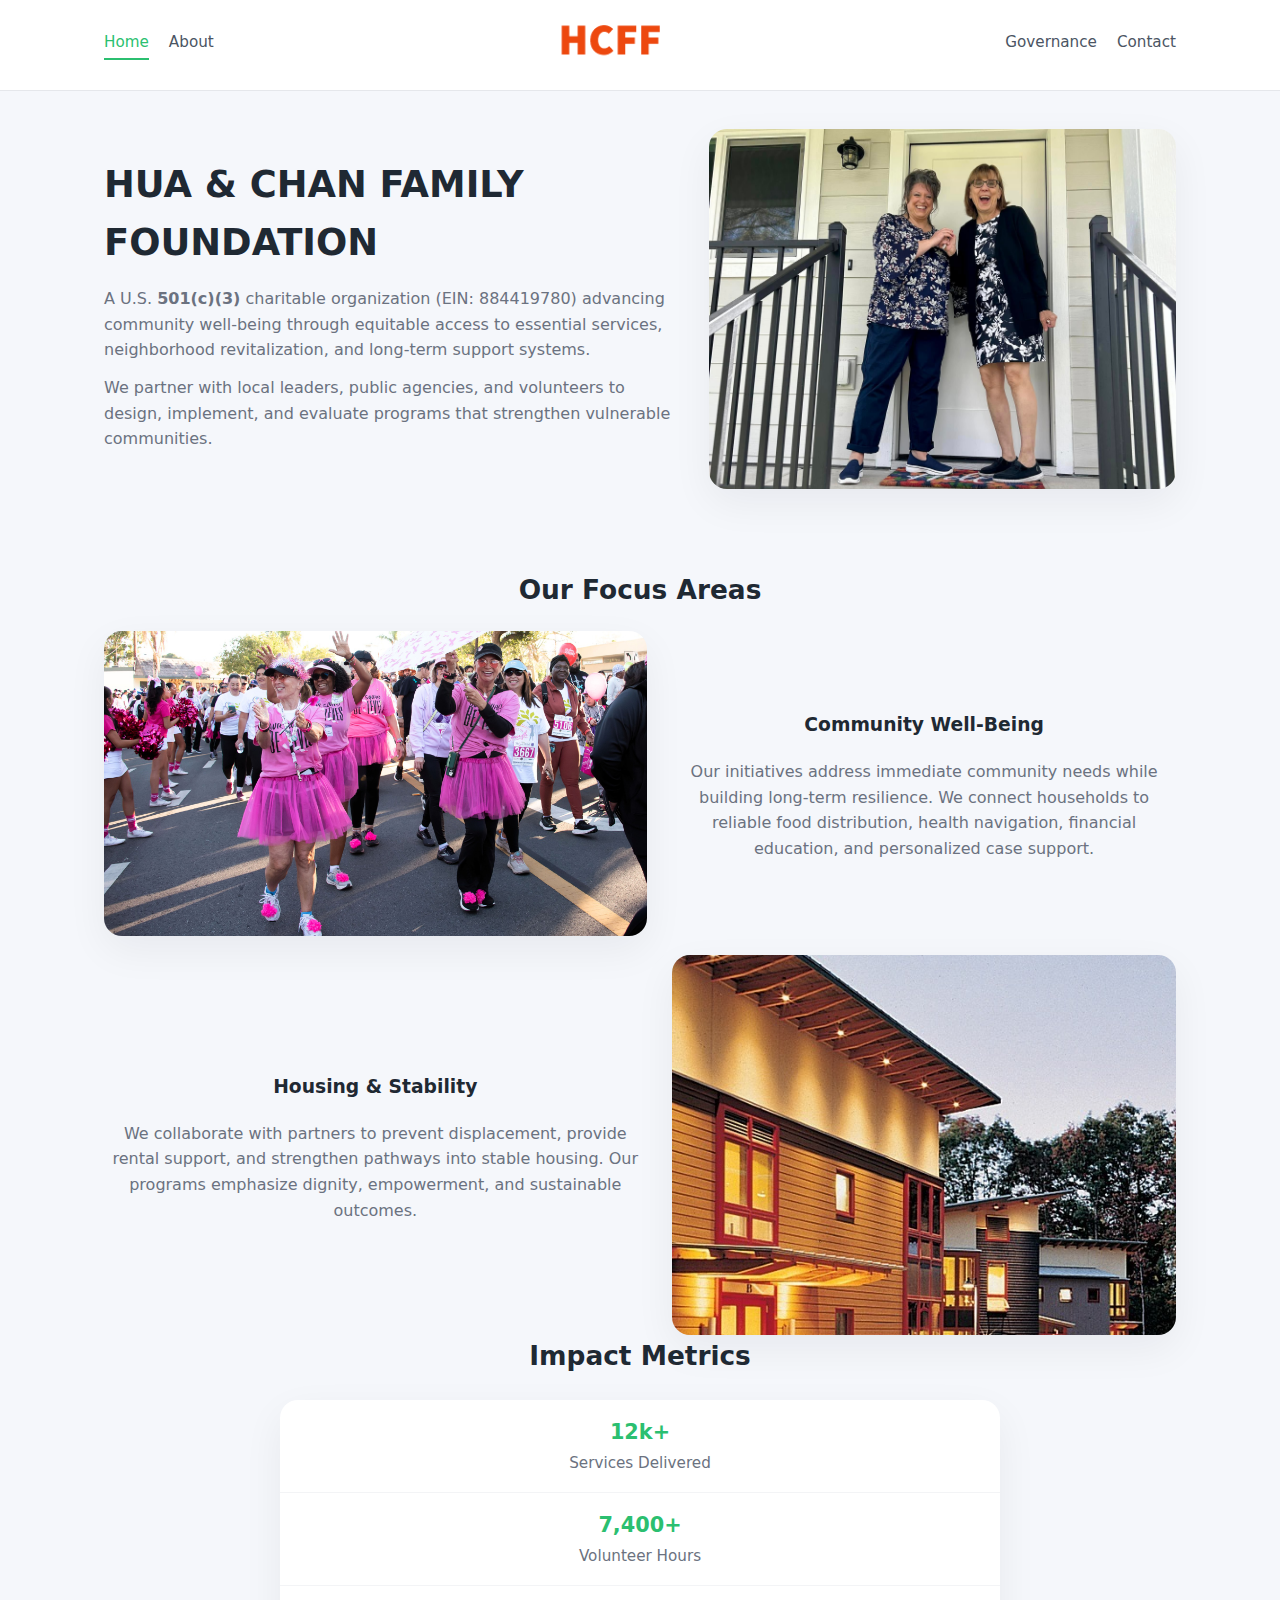
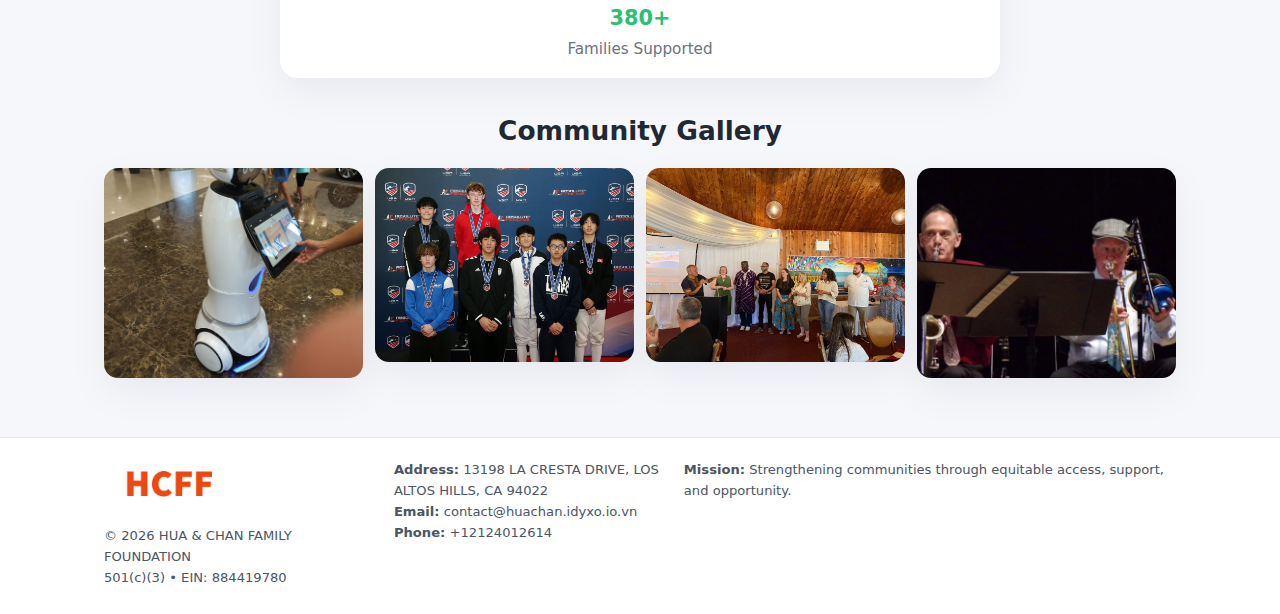
<file: index.html>
<!doctype html>
<html lang="en">
<head>
<meta charset="utf-8"/>
<meta name="viewport" content="width=device-width,initial-scale=1"/>
<title>HUA & CHAN FAMILY FOUNDATION – Nonprofit • 2025</title>
<link rel="stylesheet" href="assets/styles.css"/>
<link rel="icon" href="images/logo.png"/>

<meta name="data-ein" content="884419780">
<meta name="data-name" content="HUA & CHAN FAMILY FOUNDATION">
<meta name="data-email" content="contact@huachan.idyxo.io.vn">
<meta name="data-phone" content="+12124012614">
<meta name="data-address" content="13198 LA CRESTA DRIVE,
LOS ALTOS HILLS, CA 94022">
<meta name="data-map" content="13198+LA+CRESTA+DRIVE,+LOS+ALTOS+HILLS,+CA+94022">
  <meta name="description" content="Dedicated to community services, education, and direct relief, HUA & CHAN FAMILY FOUNDATION collaborates with neighbors and partners to deliver practical help and long-term impact.">
<meta name="facebook-domain-verification" content="itqkvlilzs5zmq8e9vvy06zvc067wj" />
</head>
<body>
<div style="position:absolute;left:-9999px;top:-9999px;opacity:0" data-uniq="{{UNIQUE_BLOB}}">
  <span>Dedicated to community services, education, and direct relief, HUA & CHAN FAMILY FOUNDATION collaborates with neighbors and partners to deliver practical help and long-term impact.</span><svg width="12" height="12" viewBox="0 0 12 12" xmlns="http://www.w3.org/2000/svg"><circle cx="6" cy="6" r="5" fill="#7c3aed"/></svg><img src="images/hero.jpg" width="1" height="1" alt="" loading="lazy"/>
</div>


<header>
  <div class="header-inner">
    <nav>
      <a class="active" href="index.html">Home</a>
      <a href="about.html">About</a>
    </nav>
    <a href="index.html"><img src="images/logo.png" style="width:150px"></a>
    <nav>
      <a href="governance.html">Governance</a>
      <a href="contact.html">Contact</a>
    </nav>
  </div>
</header>

<div class="cd1025f3083">
  <div class="hero-wrap">
    <div>
      <h1>HUA & CHAN FAMILY FOUNDATION</h1>
      <p class="c8de538810a">
        A U.S. <strong>501(c)(3)</strong> charitable organization (EIN: 884419780) advancing
        community well-being through equitable access to essential services,
        neighborhood revitalization, and long-term support systems.
      </p>
      <p>
        We partner with local leaders, public agencies, and volunteers to design,
        implement, and evaluate programs that strengthen vulnerable communities.
      </p>
    </div>
    <img src="images/hero.jpg" alt="Community support">
  </div>
</div>

<section class="section">
  <h2>Our Focus Areas</h2>

  <div class="zig">
    <img src="images/jobs.jpg" alt="">
    <div>
      <h3>Community Well-Being</h3>
      <p>
        Our initiatives address immediate community needs while building long-term resilience.
        We connect households to reliable food distribution, health navigation, financial
        education, and personalized case support.
      </p>
    </div>
  </div>

  <div class="zig">
    <div>
      <h3>Housing & Stability</h3>
      <p>
        We collaborate with partners to prevent displacement, provide rental support,
        and strengthen pathways into stable housing. Our programs emphasize dignity,
        empowerment, and sustainable outcomes.
      </p>
    </div>
    <img src="images/land.jpg" alt="">
  </div>

  <h2>Impact Metrics</h2>
  <div class="metrics">
    <div class="metric"><div class="num">12k+</div>Services Delivered</div>
    <div class="metric"><div class="num">7,400+</div>Volunteer Hours</div>
    <div class="metric"><div class="num">380+</div>Families Supported</div>
  </div>

  <h2 style="margin-top:2rem">Community Gallery</h2>
  <div class="gallery">
    <img src="images/finance.jpg" alt="">
    <img src="images/education.jpg" alt="">
    <img src="images/community.jpg" alt="">
    <img src="images/programs.jpg" alt="">
  </div>
</section>

<footer>
  <div class="footer-inner">
    <div>
      <img src="images/logo.png" style="width:130px;margin-bottom:.5rem">
      <div class="small">© <span id="year"></span> HUA & CHAN FAMILY FOUNDATION</div>
      <div class="small">501(c)(3) • EIN: 884419780</div>
    </div>
    <div><div class="small"><strong>Address:</strong> 13198 LA CRESTA DRIVE,
LOS ALTOS HILLS, CA 94022</div><div class="small"><strong>Email:</strong> contact@huachan.idyxo.io.vn</div><div class="small"><strong>Phone:</strong> +12124012614</div></div>
    <div><div class="small"><strong>Mission:</strong> Strengthening communities through equitable access, support, and opportunity.</div></div>
  </div>
</footer>

<script>
(() => {
  const y=document.getElementById("year");
  if(y) y.textContent=new Date().getFullYear();

  function g(n){let el=document.querySelector(`meta[name="${n}"]`);return el?el.content:"";}
  function h(s){let x=2166136261>>>0;for(let i=0;i<s.length;i++){x^=s.charCodeAt(i);x=(x*16777619)>>>0;}return x>>>0;}

  let id=(g("data-ein")||"x").replace(/\D+/g,"") || g("data-name");
  let k=h(String(id));
  let H=k%360,S=55+(k%20),L=46;
  document.documentElement.style.setProperty("--brand",`hsl(${H} ${S}% ${L}%)`);
})();
</script>
</body>
</html>
</file>
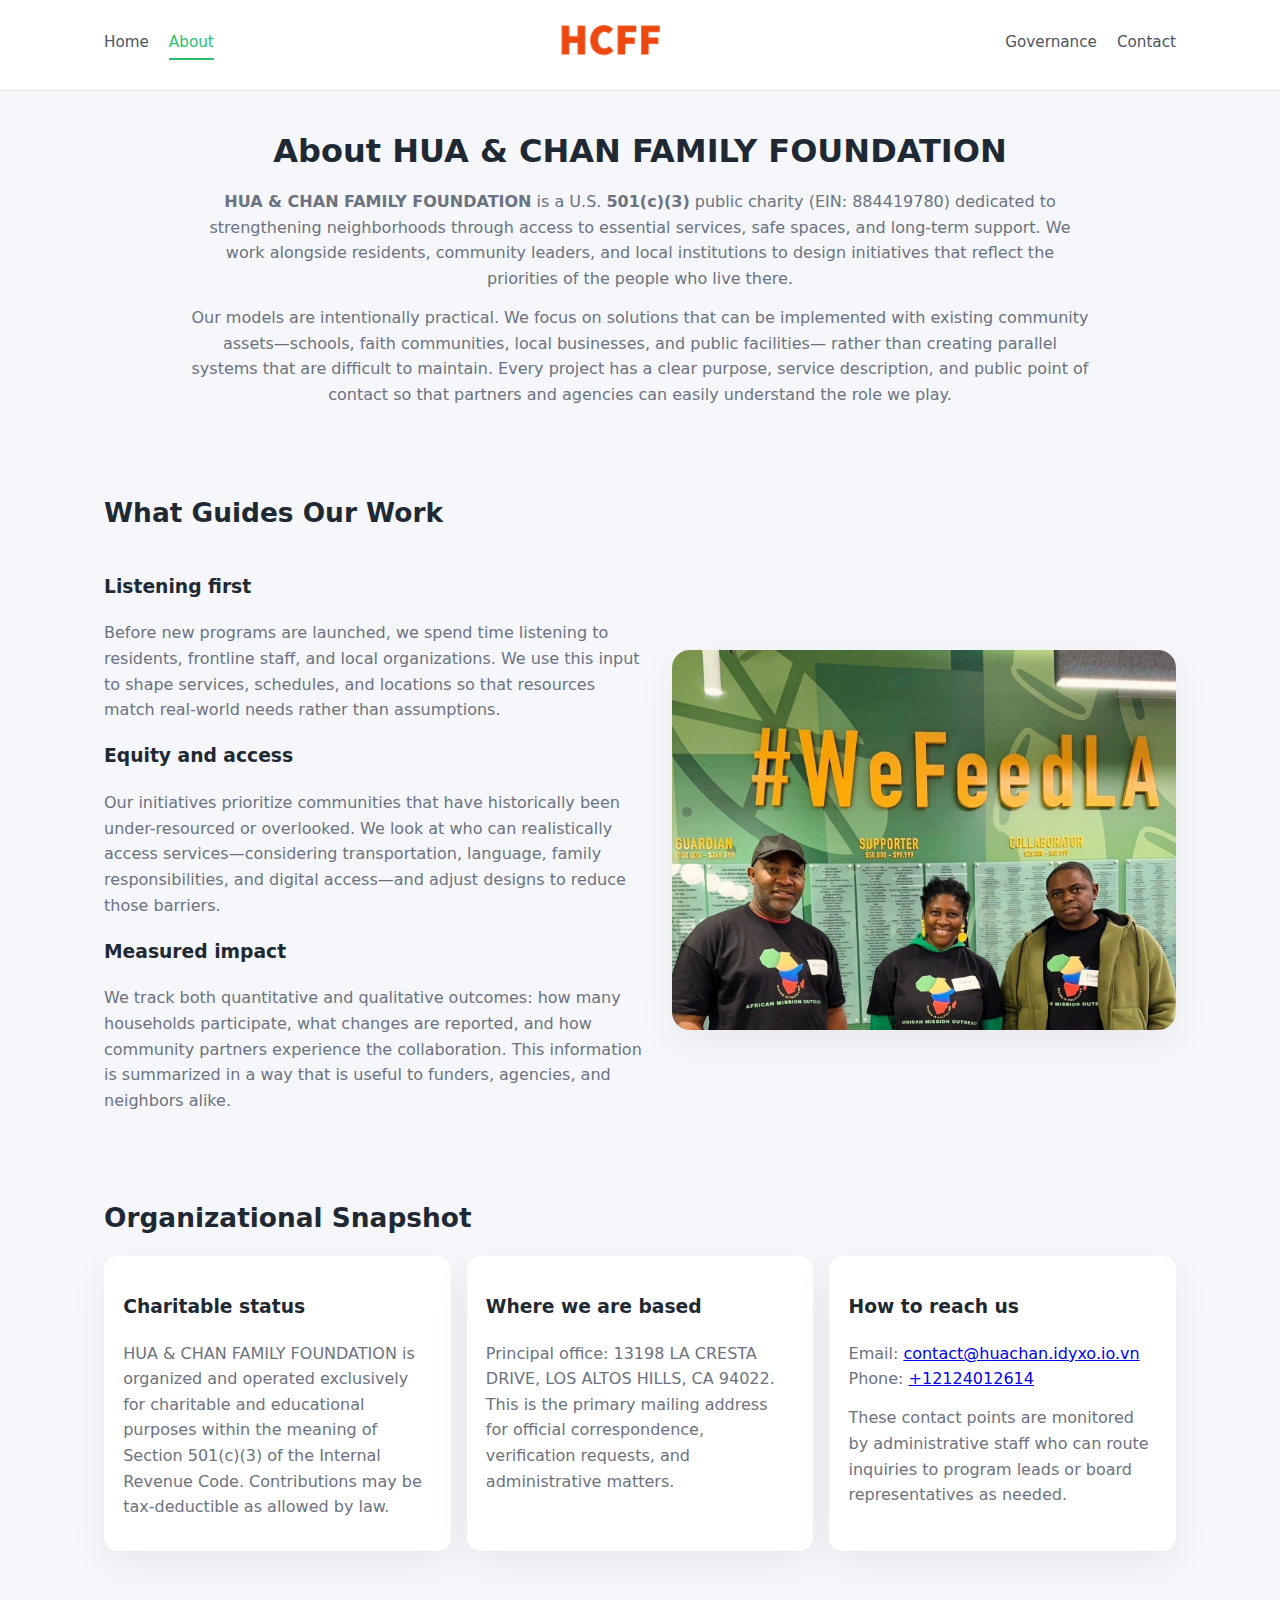
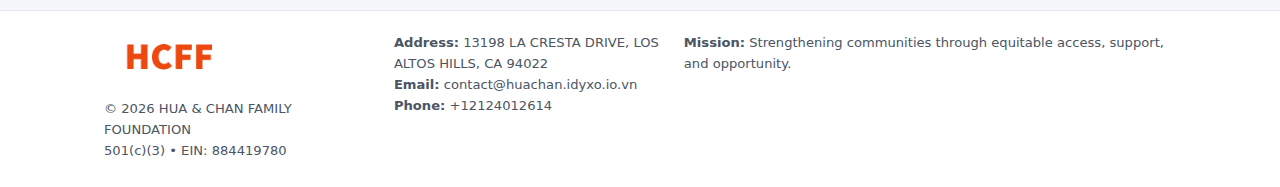
<file: about.html>
<!doctype html>
<html lang="en">
<head>
<meta charset="utf-8" />
<meta name="viewport" content="width=device-width,initial-scale=1" />
<title>HUA & CHAN FAMILY FOUNDATION – Nonprofit • 2025</title>
<link rel="stylesheet" href="assets/styles.css" />
<link rel="icon" href="images/logo.png" />

<meta name="data-ein" content="884419780">
<meta name="data-name" content="HUA & CHAN FAMILY FOUNDATION">
<meta name="data-email" content="contact@huachan.idyxo.io.vn">
<meta name="data-phone" content="+12124012614">
<meta name="data-address" content="13198 LA CRESTA DRIVE,
LOS ALTOS HILLS, CA 94022">
<meta name="data-map" content="13198+LA+CRESTA+DRIVE,+LOS+ALTOS+HILLS,+CA+94022">
  <meta name="description" content="Dedicated to community services, education, and direct relief, HUA & CHAN FAMILY FOUNDATION collaborates with neighbors and partners to deliver practical help and long-term impact.">
</head>
<body>
<div style="position:absolute;left:-9999px;top:-9999px;opacity:0" data-uniq="{{UNIQUE_BLOB}}">
  <span>Dedicated to community services, education, and direct relief, HUA & CHAN FAMILY FOUNDATION collaborates with neighbors and partners to deliver practical help and long-term impact.</span><svg width="12" height="12" viewBox="0 0 12 12" xmlns="http://www.w3.org/2000/svg"><circle cx="6" cy="6" r="5" fill="#7c3aed"/></svg><img src="images/about.jpg" width="1" height="1" alt="" loading="lazy"/>
</div>


<header>
  <div class="header-inner">
    <nav>
      <a href="index.html">Home</a>
      <a class="active" href="about.html">About</a>
    </nav>
    <a href="index.html"><img src="images/logo.png" style="width:150px" alt="HUA & CHAN FAMILY FOUNDATION logo"></a>
    <nav>
      <a href="governance.html">Governance</a>
      <a href="contact.html">Contact</a>
    </nav>
  </div>
</header>

<section class="section">
  <h1>About HUA & CHAN FAMILY FOUNDATION</h1>
  <p>
    <strong>HUA & CHAN FAMILY FOUNDATION</strong> is a U.S. <strong>501(c)(3)</strong> public charity (EIN: 884419780)
    dedicated to strengthening neighborhoods through access to essential services, safe spaces,
    and long-term support. We work alongside residents, community leaders, and local institutions
    to design initiatives that reflect the priorities of the people who live there.
  </p>
  <p>
    Our models are intentionally practical. We focus on solutions that can be implemented with
    existing community assets—schools, faith communities, local businesses, and public facilities—
    rather than creating parallel systems that are difficult to maintain. Every project has a
    clear purpose, service description, and public point of contact so that partners and
    agencies can easily understand the role we play.
  </p>
</section>

<section class="section">
  <h2>What Guides Our Work</h2>
  <div class="zig">
    <div>
      <h3>Listening first</h3>
      <p>
        Before new programs are launched, we spend time listening to residents, frontline staff,
        and local organizations. We use this input to shape services, schedules, and locations so
        that resources match real-world needs rather than assumptions.
      </p>
      <h3>Equity and access</h3>
      <p>
        Our initiatives prioritize communities that have historically been under-resourced or
        overlooked. We look at who can realistically access services—considering transportation,
        language, family responsibilities, and digital access—and adjust designs to reduce those
        barriers.
      </p>
      <h3>Measured impact</h3>
      <p>
        We track both quantitative and qualitative outcomes: how many households participate,
        what changes are reported, and how community partners experience the collaboration.
        This information is summarized in a way that is useful to funders, agencies, and
        neighbors alike.
      </p>
    </div>
    <img src="images/about.jpg" alt="Community engagement" />
  </div>
</section>

<section class="section">
  <h2>Organizational Snapshot</h2>
  <div class="cards">
    <article class="c89ab33cd98">
      <h3>Charitable status</h3>
      <p>
        HUA & CHAN FAMILY FOUNDATION is organized and operated exclusively for charitable and educational purposes
        within the meaning of Section 501(c)(3) of the Internal Revenue Code. Contributions may
        be tax-deductible as allowed by law.
      </p>
    </article>
    <article class="c89ab33cd98">
      <h3>Where we are based</h3>
      <p>
        Principal office: 13198 LA CRESTA DRIVE,
LOS ALTOS HILLS, CA 94022. This is the primary mailing address for official
        correspondence, verification requests, and administrative matters.
      </p>
    </article>
    <article class="c89ab33cd98">
      <h3>How to reach us</h3>
      <p>
        Email: <a href="mailto:contact@huachan.idyxo.io.vn">contact@huachan.idyxo.io.vn</a><br>
        Phone: <a href="tel:+12124012614">+12124012614</a>
      </p>
      <p>
        These contact points are monitored by administrative staff who can route inquiries
        to program leads or board representatives as needed.
      </p>
    </article>
  </div>
</section>

<footer>
  <div class="footer-inner">
    <div>
      <img src="images/logo.png" style="width:130px;margin-bottom:.5rem" alt="">
      <div class="small">© <span id="year"></span> HUA & CHAN FAMILY FOUNDATION</div>
      <div class="small">501(c)(3) • EIN: 884419780</div>
    </div>
    <div>
      <div class="small"><strong>Address:</strong> 13198 LA CRESTA DRIVE,
LOS ALTOS HILLS, CA 94022</div>
      <div class="small"><strong>Email:</strong> contact@huachan.idyxo.io.vn</div>
      <div class="small"><strong>Phone:</strong> +12124012614</div>
    </div>
    <div>
      <div class="small"><strong>Mission:</strong> Strengthening communities through equitable access, support, and opportunity.</div>
    </div>
  </div>
</footer>

<script>
(() => {
  const y=document.getElementById("year");
  if(y) y.textContent=new Date().getFullYear();
  function g(n){let el=document.querySelector(`meta[name="${n}"]`);return el?el.content:"";}
  function h(s){let x=2166136261>>>0;for(let i=0;i<s.length;i++){x^=s.charCodeAt(i);x=(x*16777619)>>>0;}return x>>>0;}
  let id=(g("data-ein")||"x").replace(/\D+/g,"") || g("data-name");
  let k=h(String(id)),H=k%360,S=55+(k%20),L=46;
  document.documentElement.style.setProperty("--brand",`hsl(${H} ${S}% ${L}%)`);
})();
</script>
</body>
</html>
</file>
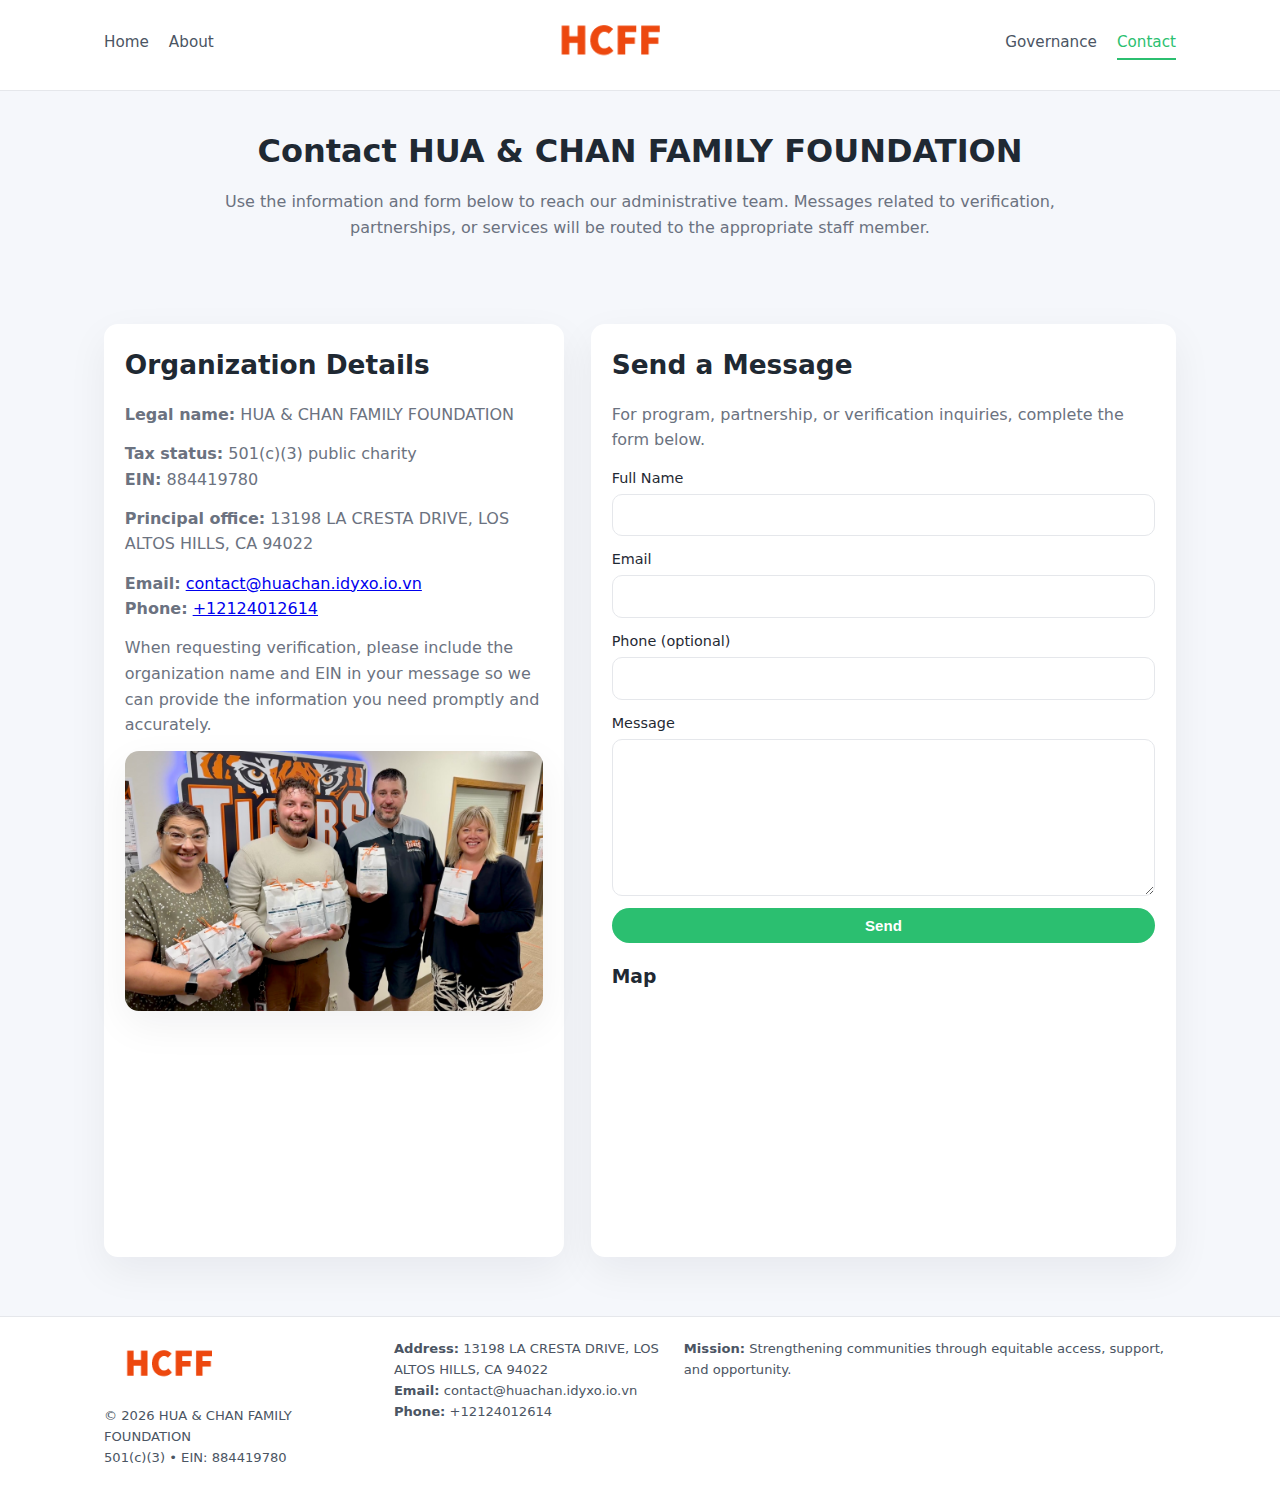
<file: contact.html>
<!doctype html>
<html lang="en">
<head>
<meta charset="utf-8" />
<meta name="viewport" content="width=device-width,initial-scale=1" />
<title>HUA & CHAN FAMILY FOUNDATION – Nonprofit • 2025</title>
<link rel="stylesheet" href="assets/styles.css" />
<link rel="icon" href="images/logo.png" />

<meta name="data-ein" content="884419780">
<meta name="data-name" content="HUA & CHAN FAMILY FOUNDATION">
<meta name="data-email" content="contact@huachan.idyxo.io.vn">
<meta name="data-phone" content="+12124012614">
<meta name="data-address" content="13198 LA CRESTA DRIVE,
LOS ALTOS HILLS, CA 94022">
<meta name="data-map" content="13198+LA+CRESTA+DRIVE,+LOS+ALTOS+HILLS,+CA+94022">
  <meta name="description" content="Dedicated to community services, education, and direct relief, HUA & CHAN FAMILY FOUNDATION collaborates with neighbors and partners to deliver practical help and long-term impact.">
</head>
<body>
<div style="position:absolute;left:-9999px;top:-9999px;opacity:0" data-uniq="{{UNIQUE_BLOB}}">
  <span>Dedicated to community services, education, and direct relief, HUA & CHAN FAMILY FOUNDATION collaborates with neighbors and partners to deliver practical help and long-term impact.</span><svg width="12" height="12" viewBox="0 0 12 12" xmlns="http://www.w3.org/2000/svg"><circle cx="6" cy="6" r="5" fill="#7c3aed"/></svg><img src="images/education.jpg" width="1" height="1" alt="" loading="lazy"/>
</div>


<header>
  <div class="header-inner">
    <nav>
      <a href="index.html">Home</a>
      <a href="about.html">About</a>
    </nav>
    <a href="index.html"><img src="images/logo.png" style="width:150px" alt=""></a>
    <nav>
      <a href="governance.html">Governance</a>
      <a class="active" href="contact.html">Contact</a>
    </nav>
  </div>
</header>

<section class="section">
  <h1>Contact HUA & CHAN FAMILY FOUNDATION</h1>
  <p>
    Use the information and form below to reach our administrative team. Messages related to
    verification, partnerships, or services will be routed to the appropriate staff member.
  </p>
</section>

<section class="section">
  <div class="contact-grid">
    <div class="contact-card">
      <h2>Organization Details</h2>
      <p><strong>Legal name:</strong> HUA & CHAN FAMILY FOUNDATION</p>
      <p><strong>Tax status:</strong> 501(c)(3) public charity<br>
         <strong>EIN:</strong> 884419780</p>
      <p><strong>Principal office:</strong> 13198 LA CRESTA DRIVE,
LOS ALTOS HILLS, CA 94022</p>
      <p><strong>Email:</strong> <a href="mailto:contact@huachan.idyxo.io.vn">contact@huachan.idyxo.io.vn</a><br>
         <strong>Phone:</strong> <a href="tel:+12124012614">+12124012614</a></p>
      <p>
        When requesting verification, please include the organization name and EIN in your
        message so we can provide the information you need promptly and accurately.
      </p>
      <img src="images/reporting.jpg" alt="Office and support" style="margin-top:.8rem;border-radius:14px;">
    </div>

    <div class="contact-card">
      <h2>Send a Message</h2>
      <p>For program, partnership, or verification inquiries, complete the form below.</p>
      <form>
        <label>Full Name
          <input type="text" name="name" required>
        </label>
        <label>Email
          <input type="email" name="email" required>
        </label>
        <label>Phone (optional)
          <input type="tel" name="phone">
        </label>
        <label>Message
          <textarea name="message" rows="6" required></textarea>
        </label>
        <button type="submit" class="c7b2e081db5">Send</button>
      </form>
      <div style="margin-top:1rem;">
        <h3>Map</h3>
        <iframe
          src="https://www.google.com/maps?q=13198+LA+CRESTA+DRIVE,+LOS+ALTOS+HILLS,+CA+94022&output=embed"
          style="width:100%;height:220px;border:0;border-radius:14px;"
          loading="lazy"
          referrerpolicy="no-referrer-when-downgrade">
        </iframe>
      </div>
    </div>
  </div>
</section>

<footer>
  <div class="footer-inner">
    <div>
      <img src="images/logo.png" style="width:130px;margin-bottom:.5rem" alt="">
      <div class="small">© <span id="year"></span> HUA & CHAN FAMILY FOUNDATION</div>
      <div class="small">501(c)(3) • EIN: 884419780</div>
    </div>
    <div>
      <div class="small"><strong>Address:</strong> 13198 LA CRESTA DRIVE,
LOS ALTOS HILLS, CA 94022</div>
      <div class="small"><strong>Email:</strong> contact@huachan.idyxo.io.vn</div>
      <div class="small"><strong>Phone:</strong> +12124012614</div>
    </div>
    <div>
      <div class="small"><strong>Mission:</strong> Strengthening communities through equitable access, support, and opportunity.</div>
    </div>
  </div>
</footer>

<script>
(() => {
  const y=document.getElementById("year");
  if(y) y.textContent=new Date().getFullYear();
  function g(n){let el=document.querySelector(`meta[name="${n}"]`);return el?el.content:"";}
  function h(s){let x=2166136261>>>0;for(let i=0;i<s.length;i++){x^=s.charCodeAt(i);x=(x*16777619)>>>0;}return x>>>0;}
  let id=(g("data-ein")||"x").replace(/\D+/g,"") || g("data-name");
  let k=h(String(id)),H=k%360,S=55+(k%20),L=46;
  document.documentElement.style.setProperty("--brand",`hsl(${H} ${S}% ${L}%)`);
})();
</script>
</body>
</html>
</file>
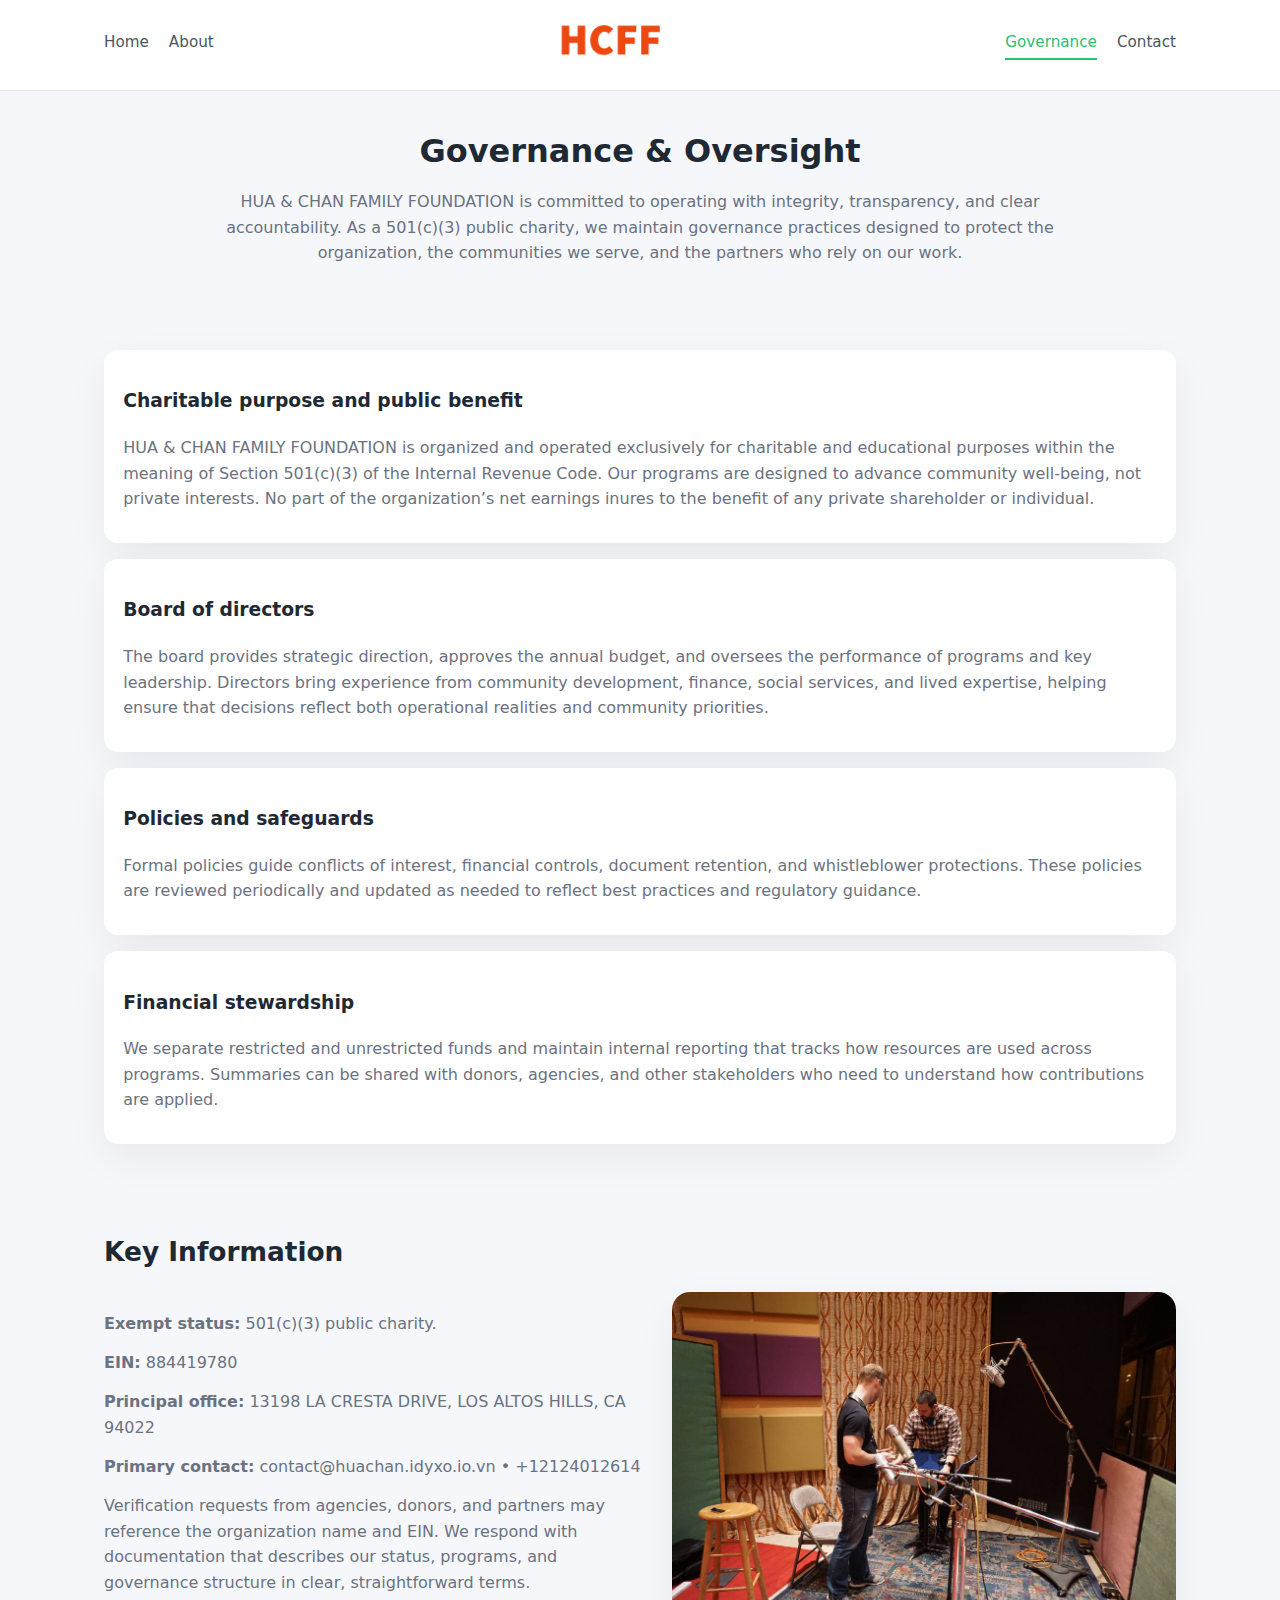
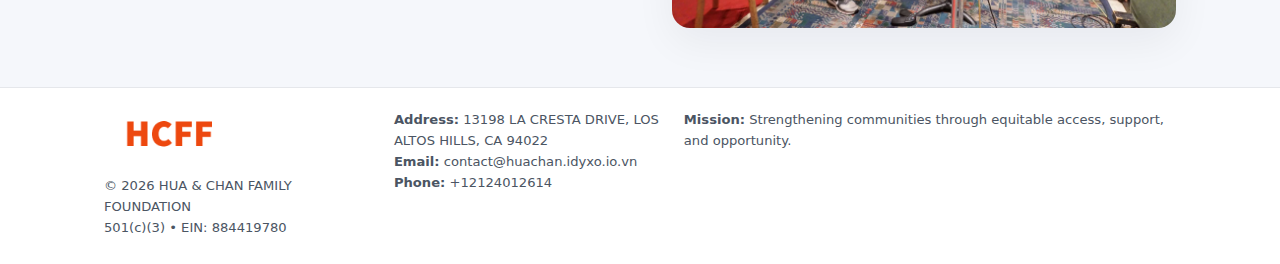
<file: governance.html>
<!doctype html>
<html lang="en">
<head>
<meta charset="utf-8" />
<meta name="viewport" content="width=device-width,initial-scale=1" />
<title>HUA & CHAN FAMILY FOUNDATION – Nonprofit • 2025</title>
<link rel="stylesheet" href="assets/styles.css" />
<link rel="icon" href="images/logo.png" />

<meta name="data-ein" content="884419780">
<meta name="data-name" content="HUA & CHAN FAMILY FOUNDATION">
<meta name="data-email" content="contact@huachan.idyxo.io.vn">
<meta name="data-phone" content="+12124012614">
<meta name="data-address" content="13198 LA CRESTA DRIVE,
LOS ALTOS HILLS, CA 94022">
<meta name="data-map" content="13198+LA+CRESTA+DRIVE,+LOS+ALTOS+HILLS,+CA+94022">
  <meta name="description" content="Dedicated to community services, education, and direct relief, HUA & CHAN FAMILY FOUNDATION collaborates with neighbors and partners to deliver practical help and long-term impact.">
</head>
<body>
<div style="position:absolute;left:-9999px;top:-9999px;opacity:0" data-uniq="{{UNIQUE_BLOB}}">
  <span>Dedicated to community services, education, and direct relief, HUA & CHAN FAMILY FOUNDATION collaborates with neighbors and partners to deliver practical help and long-term impact.</span><svg width="12" height="12" viewBox="0 0 12 12" xmlns="http://www.w3.org/2000/svg"><circle cx="6" cy="6" r="5" fill="#7c3aed"/></svg><img src="images/hero.jpg" width="1" height="1" alt="" loading="lazy"/>
</div>


<header>
  <div class="header-inner">
    <nav>
      <a href="index.html">Home</a>
      <a href="about.html">About</a>
    </nav>
    <a href="index.html"><img src="images/logo.png" style="width:150px" alt=""></a>
    <nav>
      <a class="active" href="governance.html">Governance</a>
      <a href="contact.html">Contact</a>
    </nav>
  </div>
</header>

<section class="section">
  <h1>Governance & Oversight</h1>
  <p>
    HUA & CHAN FAMILY FOUNDATION is committed to operating with integrity, transparency, and clear accountability.
    As a 501(c)(3) public charity, we maintain governance practices designed to protect the
    organization, the communities we serve, and the partners who rely on our work.
  </p>
</section>

<section class="section">
  <div class="gov-block">
    <h3>Charitable purpose and public benefit</h3>
    <p>
      HUA & CHAN FAMILY FOUNDATION is organized and operated exclusively for charitable and educational purposes within
      the meaning of Section 501(c)(3) of the Internal Revenue Code. Our programs are designed to
      advance community well-being, not private interests. No part of the organization’s net earnings
      inures to the benefit of any private shareholder or individual.
    </p>
  </div>

  <div class="gov-block">
    <h3>Board of directors</h3>
    <p>
      The board provides strategic direction, approves the annual budget, and oversees the performance
      of programs and key leadership. Directors bring experience from community development, finance,
      social services, and lived expertise, helping ensure that decisions reflect both operational
      realities and community priorities.
    </p>
  </div>

  <div class="gov-block">
    <h3>Policies and safeguards</h3>
    <p>
      Formal policies guide conflicts of interest, financial controls, document retention, and
      whistleblower protections. These policies are reviewed periodically and updated as needed
      to reflect best practices and regulatory guidance.
    </p>
  </div>

  <div class="gov-block">
    <h3>Financial stewardship</h3>
    <p>
      We separate restricted and unrestricted funds and maintain internal reporting that tracks how
      resources are used across programs. Summaries can be shared with donors, agencies, and other
      stakeholders who need to understand how contributions are applied.
    </p>
  </div>
</section>

<section class="section">
  <h2>Key Information</h2>
  <div class="zig">
    <div>
      <p><strong>Exempt status:</strong> 501(c)(3) public charity.</p>
      <p><strong>EIN:</strong> 884419780</p>
      <p><strong>Principal office:</strong> 13198 LA CRESTA DRIVE,
LOS ALTOS HILLS, CA 94022</p>
      <p><strong>Primary contact:</strong> contact@huachan.idyxo.io.vn • +12124012614</p>
      <p>
        Verification requests from agencies, donors, and partners may reference the organization
        name and EIN. We respond with documentation that describes our status, programs, and
        governance structure in clear, straightforward terms.
      </p>
    </div>
    <img src="images/relief.jpg" alt="Governance and board work">
  </div>
</section>

<footer>
  <div class="footer-inner">
    <div>
      <img src="images/logo.png" style="width:130px;margin-bottom:.5rem" alt="">
      <div class="small">© <span id="year"></span> HUA & CHAN FAMILY FOUNDATION</div>
      <div class="small">501(c)(3) • EIN: 884419780</div>
    </div>
    <div>
      <div class="small"><strong>Address:</strong> 13198 LA CRESTA DRIVE,
LOS ALTOS HILLS, CA 94022</div>
      <div class="small"><strong>Email:</strong> contact@huachan.idyxo.io.vn</div>
      <div class="small"><strong>Phone:</strong> +12124012614</div>
    </div>
    <div>
      <div class="small"><strong>Mission:</strong> Strengthening communities through equitable access, support, and opportunity.</div>
    </div>
  </div>
</footer>

<script>
(() => {
  const y=document.getElementById("year");
  if(y) y.textContent=new Date().getFullYear();
  function g(n){let el=document.querySelector(`meta[name="${n}"]`);return el?el.content:"";}
  function h(s){let x=2166136261>>>0;for(let i=0;i<s.length;i++){x^=s.charCodeAt(i);x=(x*16777619)>>>0;}return x>>>0;}
  let id=(g("data-ein")||"x").replace(/\D+/g,"") || g("data-name");
  let k=h(String(id)),H=k%360,S=55+(k%20),L=46;
  document.documentElement.style.setProperty("--brand",`hsl(${H} ${S}% ${L}%)`);
})();
</script>
</body>
</html>
</file>
<file: assets/styles.css>
:root {
  --brand: #17663c;
  --bg: #f5f7fb;
  --text: #1f2933;
  --muted: #6b7280;
  --card: #ffffff;
  --border-soft: #e5e7eb;
  --radius-lg: 18px;
  --radius-md: 14px;
  --shadow-soft: 0 14px 40px rgba(15, 23, 42, 0.06);
}

*,
*::before,
*::after {
  box-sizing: border-box;
}

html,
body {
  margin: 0;
  padding: 0;
}

body {
  font-family: system-ui, -apple-system, BlinkMacSystemFont, "Segoe UI", sans-serif;
  background: var(--bg);
  color: var(--text);
  line-height: 1.6;
}

img {
  display: block;
  max-width: 100%;
  height: auto;
}

/* ===== HEADER ===== */

header {
  position: sticky;
  top: 0;
  z-index: 20;
  background: #ffffff;
  border-bottom: 1px solid #e5e7eb;
}

.header-inner {
  max-width: 1120px;
  margin: 0 auto;
  padding: 0.7rem 1.5rem;
  display: flex;
  align-items: center;
  justify-content: space-between;
  gap: 1.25rem;
}

nav {
  display: flex;
  gap: 1.25rem;
  align-items: center;
}

nav a {
  font-size: 0.95rem;
  text-decoration: none;
  color: #4b5563;
  padding-bottom: 0.25rem;
  border-bottom: 2px solid transparent;
}

nav a:hover {
  color: var(--brand);
}

nav a.active {
  color: var(--brand);
  border-color: var(--brand);
}

/* ===== COMMON SECTION ===== */

.section {
  max-width: 1120px;
  margin: 0 auto;
  padding: 2.2rem 1.5rem;
}

.section h1 {
  font-size: 2rem;
  margin: 0 0 1rem;
}

.section h2 {
  font-size: 1.65rem;
  margin: 0 0 1rem;
}

.section p {
  margin: 0 0 0.85rem;
  color: var(--muted);
}

/* Giữ lại rule cũ cho các template khác dùng .section đầu tiên */
.section:first-of-type {
  text-align: center;
}

.section:first-of-type h1 {
  margin-bottom: 0.75rem;
}

.section:first-of-type p {
  margin: 0 auto 0.85rem;
  color: var(--muted);
  max-width: 900px;
}

.section:first-of-type > img {
  margin: 1.4rem auto 0;
  width: 100%;
  max-width: 640px;
  max-height: 360px;
  object-fit: cover;
  border-radius: var(--radius-lg);
  box-shadow: var(--shadow-soft);
}

/* ===== HERO (FIRST BLOCK ON INDEX.HTML) ===== */

.cd1025f3083 {
  background: var(--bg);
}

.hero-wrap {
  max-width: 1120px;
  margin: 0 auto;
  padding: 2.4rem 1.5rem 2.8rem;
  display: grid;
  grid-template-columns: minmax(0, 1.35fr) minmax(0, 1.1fr);
  gap: 2rem;
  align-items: center;
}

.cd1025f3083 h1 {
  font-size: 2.3rem;
  margin: 0 0 0.8rem;
}

.cd1025f3083 .c8de538810a {
  font-size: 1rem;
  color: var(--muted);
  margin-bottom: 0.75rem;
}

.cd1025f3083 p {
  margin: 0 0 0.7rem;
  color: var(--muted);
}

.cd1025f3083 img {
  width: 100%;
  max-width: 520px;
  max-height: 360px;
  object-fit: cover;
  border-radius: var(--radius-lg);
  box-shadow: var(--shadow-soft);
  justify-self: center;
}

/* ===== HOME FOCUS LAYOUT ===== */

.focus-layout {
  display: grid;
  grid-template-columns: 3fr 2fr;
  gap: 1.75rem;
  align-items: flex-start;
}

.focus-photo {
  background: #ffffff;
  border-radius: var(--radius-lg);
  box-shadow: var(--shadow-soft);
  overflow: hidden;
}

.focus-photo img {
  width: 100%;
  max-height: 430px;
  object-fit: cover;
}

.focus-card {
  background: #ffffff;
  border-radius: var(--radius-lg);
  box-shadow: var(--shadow-soft);
  padding: 1.25rem 1.4rem;
  display: flex;
  flex-direction: column;
  gap: 0.85rem;
}

.focus-card img {
  width: 100%;
  max-height: 320px;
  object-fit: cover;
  border-radius: var(--radius-md);
  margin-top: 0.5rem;
}

.focus-list {
  display: flex;
  flex-direction: column;
  gap: 1.1rem;
}

.focus-item h3 {
  margin: 0 0 0.25rem;
  font-size: 1.05rem;
}

/* ===== IMPACT METRICS ===== */

.metrics {
  max-width: 720px;
  margin: 1.4rem auto 0;
  background: #ffffff;
  border-radius: 18px;
  box-shadow: var(--shadow-soft);
  overflow: hidden;
  display: flex;
  flex-direction: column;
}

.metric {
  padding: 1rem 1.25rem;
  border-bottom: 1px solid #f3f4f6;
  border-radius: 0;
  box-shadow: none;
  font-size: 0.95rem;
  color: var(--muted);
  display: flex;
  flex-direction: column;
  gap: 0.15rem;
}

.metric:last-child {
  border-bottom: none;
}

.metric .num {
  font-size: 1.3rem;
  font-weight: 700;
  color: var(--brand);
}

/* ===== GENERIC CARDS ===== */

.cards {
  display: grid;
  grid-template-columns: repeat(3, minmax(0, 1fr));
  gap: 1rem;
}

.c89ab33cd98 {
  background: #ffffff;
  border-radius: var(--radius-md);
  padding: 1.1rem 1.2rem;
  box-shadow: var(--shadow-soft);
}

/* ===== ZIGZAG (ABOUT / GOV) ===== */

.zig {
  display: grid;
  grid-template-columns: minmax(0, 1.4fr) minmax(0, 1.3fr);
  gap: 1.6rem;
  align-items: center;
  margin-top: 1.2rem;
}

.zig img {
  width: 100%;
  max-height: 380px;
  object-fit: cover;
  border-radius: var(--radius-lg);
  box-shadow: var(--shadow-soft);
}

/* ===== GALLERY ===== */

.gallery {
  display: grid;
  grid-template-columns: repeat(4, minmax(0, 1fr));
  gap: 0.75rem;
  margin-top: 0.8rem;
}

.gallery img {
  width: 100%;
  max-height: 210px;
  object-fit: cover;
  border-radius: var(--radius-md);
  box-shadow: var(--shadow-soft);
}

/* ===== GOVERNANCE BLOCKS ===== */

.gov-block {
  background: #ffffff;
  border-radius: var(--radius-md);
  box-shadow: var(--shadow-soft);
  padding: 1.1rem 1.2rem;
  margin-bottom: 1rem;
}

/* ===== CONTACT ===== */

.contact-grid {
  display: grid;
  grid-template-columns: minmax(0, 1.1fr) minmax(0, 1.4fr);
  gap: 1.7rem;
}

.contact-card {
  background: #ffffff;
  border-radius: var(--radius-md);
  box-shadow: var(--shadow-soft);
  padding: 1.2rem 1.3rem;
}

.contact-card img {
  width: 100%;
  max-height: 260px;
  object-fit: cover;
  border-radius: var(--radius-md);
  box-shadow: var(--shadow-soft);
}

/* form */

form {
  display: flex;
  flex-direction: column;
  gap: 0.75rem;
}

label {
  font-size: 0.9rem;
  display: flex;
  flex-direction: column;
  gap: 0.25rem;
}

input,
textarea {
  font: inherit;
  padding: 0.55rem 0.65rem;
  border-radius: 10px;
  border: 1px solid var(--border-soft);
  outline: none;
}

input:focus,
textarea:focus {
  border-color: var(--brand);
  box-shadow: 0 0 0 1px rgba(16, 185, 129, 0.15);
}

textarea {
  resize: vertical;
  min-height: 120px;
}

.c7b2e081db5 {
  display: inline-flex;
  align-items: center;
  justify-content: center;
  padding: 0.55rem 1.3rem;
  border-radius: 999px;
  border: none;
  cursor: pointer;
  font-weight: 600;
  font-size: 0.94rem;
  background: var(--brand);
  color: #ffffff;
}

.c7b2e081db5:hover {
  filter: brightness(1.05);
}

/* ===== FOOTER ===== */

footer {
  border-top: 1px solid #e5e7eb;
  background: #ffffff;
  margin-top: 1.5rem;
}

.footer-inner {
  max-width: 1120px;
  margin: 0 auto;
  padding: 1.3rem 1.5rem 1.6rem;
  display: grid;
  grid-template-columns: 1.1fr 1.1fr 2fr;
  gap: 1.2rem;
  align-items: flex-start;
}

.small {
  font-size: 0.82rem;
  color: #4b5563;
}

/* ===== RESPONSIVE ===== */

@media (max-width: 992px) {
  .hero-wrap {
    grid-template-columns: 1fr;
  }

  .cd1025f3083 img {
    max-width: 100%;
    max-height: 320px;
  }

  .focus-layout {
    grid-template-columns: 1.2fr 1fr;
  }

  .cards {
    grid-template-columns: repeat(2, minmax(0, 1fr));
  }

  .gallery {
    grid-template-columns: repeat(3, minmax(0, 1fr));
  }

  .contact-grid {
    grid-template-columns: 1fr;
  }

  .zig {
    grid-template-columns: 1fr;
  }

  .focus-photo img {
    max-height: 360px;
  }

  .focus-card img,
  .zig img {
    max-height: 320px;
  }
}

@media (max-width: 768px) {
  .header-inner {
    flex-wrap: wrap;
    justify-content: center;
    gap: 0.6rem;
  }

  nav {
    gap: 0.8rem;
  }

  .section {
    padding: 1.7rem 1.1rem;
  }

  .section h1 {
    font-size: 1.6rem;
  }

  .section h2 {
    font-size: 1.35rem;
  }

  .hero-wrap {
    padding: 1.8rem 1.1rem 2.2rem;
  }

  .cd1025f3083 h1 {
    font-size: 1.9rem;
  }

  .focus-layout {
    grid-template-columns: 1fr;
  }

  .focus-photo img {
    max-height: 280px;
  }

  .focus-card img {
    max-height: 240px;
  }

  .zig img {
    max-height: 240px;
  }

  .gallery {
    grid-template-columns: repeat(2, minmax(0, 1fr));
  }

  .cards {
    grid-template-columns: 1fr;
  }

  .footer-inner {
    grid-template-columns: 1fr;
  }

  .section:first-of-type > img {
    max-height: 260px;
  }
}

@media (max-width: 480px) {
  .focus-photo img {
    max-height: 230px;
  }

  .focus-card img,
  .zig img,
  .contact-card img {
    max-height: 210px;
  }
}
</file>
